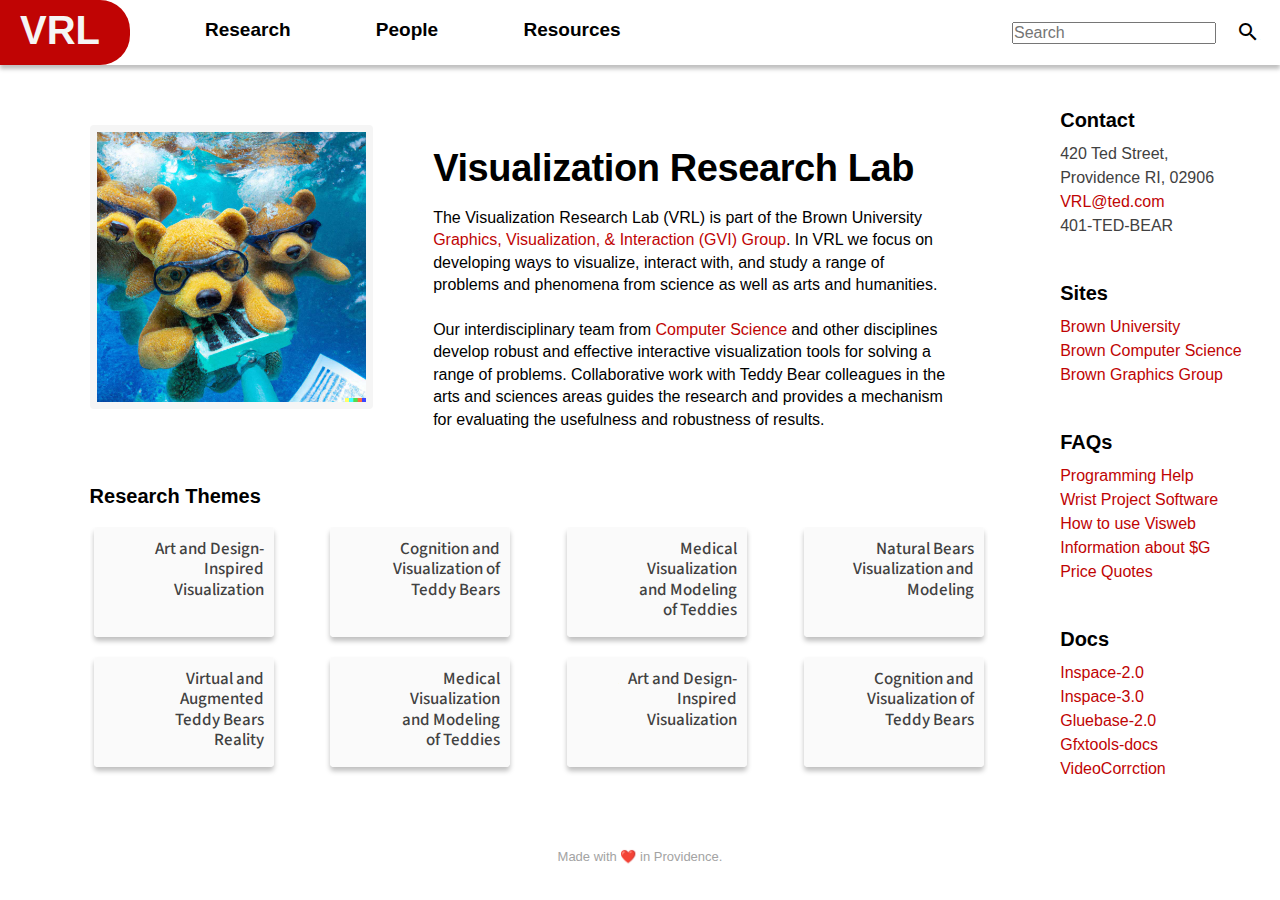
<file: index.html>
<!DOCTYPE html>
<html lang="en">

<head>
    <meta charset="UTF-8">
    <meta http-equiv="X-UA-Compatible" content="IE=edge">
    <meta name="viewport" content="width=device-width, initial-scale=1.0">
    <meta name="author" content="Jamie Chen">
    <title>Brown VRL Redesigned | Welcome</title>
    <link rel="stylesheet" href="./css/style.css">
    <link href='https://fonts.googleapis.com/css?family=Source+Sans+Pro' rel='stylesheet' type='text/css'>
    <link rel="stylesheet" href="https://fonts.googleapis.com/icon?family=Material+Icons">
</head>

<body>
    <header>
        <a href="index.html">
            <div id="logo">
                <h1>VRL</h1>
            </div>
        </a>
        <nav>
            <ul>
                <li><a href="research.html">Research</a></li>
                <li><a href="research.html">People</a></li>
                <li><a href="research.html">Resources</a></li>
            </ul>
        </nav>
        <div id="search-bar">
            <input type="text" placeholder="Search" name="search">
            <a href="index.html">
                <i class="material-icons">search</i>
            </a>
        </div>
        <div id="search-icon">
            <a href="index.html">
                <i class="material-icons">search</i>
            </a>
        </div>

        <div id="logo-banner">
            <div id="menu-icon">
                <a href="research.html">
                    <i class="material-icons">menu</i>
                </a>
            </div>
            <h1><a href="index.html">VRL</a></h1>
        </div>

    </header>

    <div id="lab-intro-img-wide">
        <h1>Visualization Research&nbsp;Lab</h1>
        <img src="./img/ted_wide_grad.jpg" alt="Lab members scuba diving.">
    </div>

    <div class="container">
        <main>
            <div id="intro">
                <div id="lab-intro-img">
                    <a href="./img/ted.jpg">
                        <img src="./img/ted.jpg" alt="Lab members scuba diving.">
                    </a>
                </div>
                <div id="lab-intro-text">
                    <h1>Visualization Research&nbsp;Lab</h1>
                    <p>The Visualization Research Lab (VRL) is part of the Brown University <a href="https://visual.cs.brown.edu/" target="_blank">Graphics, Visualization, & Interaction (GVI) Group</a>. In VRL we focus on developing ways to visualize, interact with, and study a range of problems and phenomena from science as well as arts and humanities.<br><br>
                        Our interdisciplinary team from <a href="https://cs.brown.edu/" target="_blank">Computer Science</a> and other disciplines develop robust and effective interactive visualization tools for solving a range of problems. Collaborative work with Teddy Bear colleagues in the arts and sciences areas guides the research and provides a mechanism for evaluating the usefulness and robustness of results.</p>
                </div>
            </div>

            <div id="themes">
                <h2>Research Themes</h2>
                <ul>
                    <a href="research.html">
                        <li>
                            <h3>Art and Design-Inspired Visualization</h3>
                        </li>
                    </a>
                    <a href="research.html">
                        <li>
                            <h3>Cognition and Visualization of Teddy&nbsp;Bears</h3>
                        </li>
                    </a>
                    <a href="research.html">
                        <li>
                            <h3>Medical Visualization and&nbsp;Modeling of&nbsp;Teddies</h3>
                        </li>
                    </a>
                    <a href="research.html">
                        <li>
                            <h3>Natural Bears Visualization and Modeling</h3>
                        </li>
                    </a>
                    <a href="research.html">
                        <li>
                            <h3>Virtual and Augmented Teddy Bears Reality</h3>
                        </li>
                    </a>
                    <a href="research.html">
                        <li>
                            <h3>Medical Visualization and&nbsp;Modeling of&nbsp;Teddies</h3>
                        </li>
                    </a>
                    <a href="research.html">
                        <li>
                            <h3>Art and Design-Inspired Visualization</h3>
                        </li>
                    </a>
                    <a href="research.html">
                        <li>
                            <h3>Cognition and Visualization of Teddy&nbsp;Bears</h3>
                        </li>
                    </a>
                </ul>
            </div>
        </main>
        <hr id="main-aside" style="color:rgb(225, 225, 225); border-style:solid">
        <aside>
            <ul id="asides">
                <li class="aside-item">
                    <h2>Contact</h2>
                    <p>
                        420 Ted Street,<br>
                        Providence RI, 02906<br>
                        <a href="https://www.youtube.com/watch?v=dQw4w9WgXcQ" target="_blank">VRL@ted.com</a><br>
                        401-TED-BEAR
                    </p>
                </li>
                <li class="aside-item">
                    <h2>Sites</h2>
                    <ul>
                        <li><a href="https://brown.edu/" target="_blank">Brown University</a></li>
                        <li><a href="https://cs.brown.edu/" target="_blank">Brown Computer Science</a></li>
                        <li><a href="https://visual.cs.brown.edu/" target="_blank">Brown Graphics Group</a></li>
                    </ul>
                </li>
                <li class="aside-item">
                    <h2>FAQs</h2>
                    <ul>
                        <li><a href="https://www.youtube.com/watch?v=dQw4w9WgXcQ" target="_blank">Programming Help</a></li>
                        <li><a href="https://www.youtube.com/watch?v=dQw4w9WgXcQ" target="_blank">Wrist Project Software</a></li>
                        <li><a href="https://www.youtube.com/watch?v=dQw4w9WgXcQ" target="_blank">How to use Visweb</a></li>
                        <li><a href="https://www.youtube.com/watch?v=dQw4w9WgXcQ" target="_blank">Information about $G</a></li>
                        <li><a href="https://www.youtube.com/watch?v=dQw4w9WgXcQ" target="_blank">Price Quotes</a></li>
                    </ul>
                </li>
                <li class="aside-item">
                    <h2>Docs</h2>
                    <ul>
                        <li><a href="https://www.youtube.com/watch?v=dQw4w9WgXcQ" target="_blank">Inspace-2.0</a></li>
                        <li><a href="https://www.youtube.com/watch?v=dQw4w9WgXcQ" target="_blank">Inspace-3.0</a></li>
                        <li><a href="https://www.youtube.com/watch?v=dQw4w9WgXcQ" target="_blank">Gluebase-2.0</a></li>
                        <li><a href="https://www.youtube.com/watch?v=dQw4w9WgXcQ" target="_blank">Gfxtools-docs</a></li>
                        <li><a href="https://www.youtube.com/watch?v=dQw4w9WgXcQ" target="_blank">VideoCorrction</a></li>
                    </ul>
                </li>
            </ul>
        </aside>

    </div>

    <footer>
        Made with ❤️ in Providence.
    </footer>


</body>

</html>
</file>
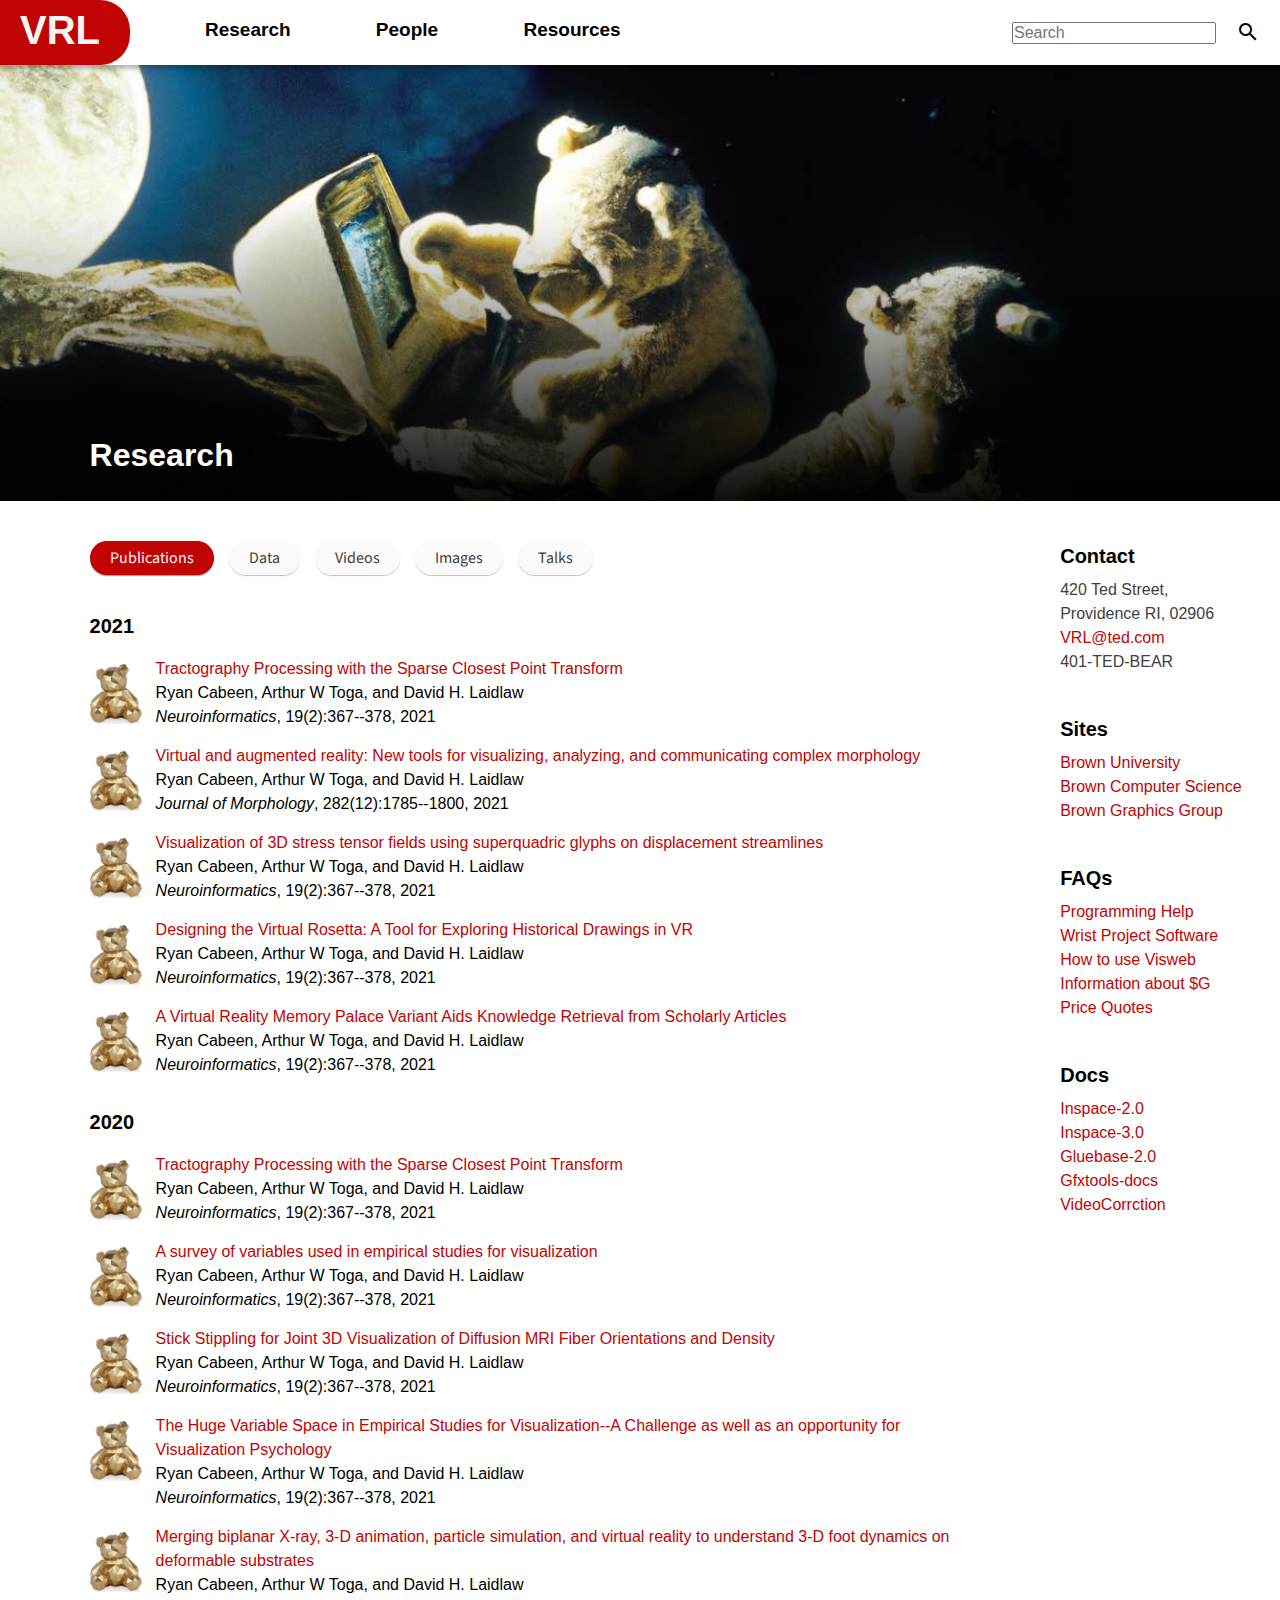
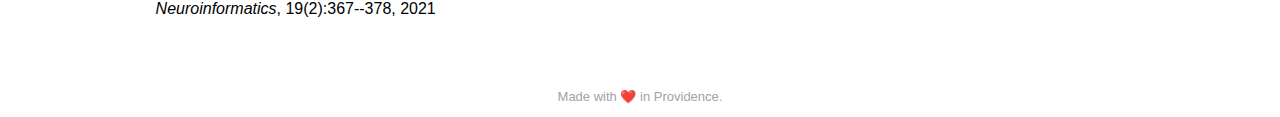
<file: research.html>
<!DOCTYPE html>
<html lang="en">

<head>
    <meta charset="UTF-8">
    <meta http-equiv="X-UA-Compatible" content="IE=edge">
    <meta name="viewport" content="width=device-width, initial-scale=1.0">
    <meta name="author" content="Jamie Chen">
    <title>Brown VRL Redesigned | Research</title>
    <link rel="stylesheet" href="./css/style.css">
    <link href='https://fonts.googleapis.com/css?family=Source+Sans+Pro' rel='stylesheet' type='text/css'>
    <link rel="stylesheet" href="https://fonts.googleapis.com/icon?family=Material+Icons">
</head>

<body>
    <header>
        <a href="index.html">
            <div id="logo">
                <h1>VRL</h1>
            </div>
        </a>
        <nav>
            <ul>
                <li><a href="research.html">Research</a></li>
                <li><a href="research.html">People</a></li>
                <li><a href="research.html">Resources</a></li>
            </ul>
        </nav>
        <div id="search-bar">
            <input type="text" placeholder="Search" name="search">
            <a href="research.html">
                <i class="material-icons">search</i>
            </a>
        </div>
        <div id="search-icon">
            <a href="research.html">
                <i class="material-icons">search</i>
            </a>
        </div>

        <div id="logo-banner">
            <div id="menu-icon">
                <a href="research.html">
                    <i class="material-icons">menu</i>
                </a>
            </div>
            <h1><a href="index.html">VRL</a></h1>
        </div>
    </header>

    <div id="research-img-wide">
        <h1>Research</h1>
        <img src="./img/teb_moon_wide_grad.jpg" alt="Lab members researching on the Moon.">
    </div>

    <div class="container-r">
        <main>
            <ul class="sections">
                <a href="./research.html">
                    <li style="color: #f5f5f5; background-color: #c00404; box-shadow: 0 1px 1px rgba(150,5,5,.5);">Publications</li>
                </a>
                <a href="research.html">
                    <li>Data</li>
                </a>
                <a href="research.html">
                    <li>Videos</li>
                </a>
                <a href="research.html">
                    <li>Images</li>
                </a>
                <a href="research.html">
                    <li>Talks</li>
                </a>
            </ul>

            <div class="pub-yearly">
                <h2>2021</h2>
                <ul>
                    <li>
                        <div class="pub-img-pair"><img class="pub-img" src="./img/pub_ted.jpg"><img class="pub-img" src="./img/pub_jeff.jpg"></div>
                        <div class="pub-text">
                            <a href="https://www.youtube.com/watch?v=dQw4w9WgXcQ" target="_blank">
                                Tractography Processing with the Sparse Closest Point Transform
                            </a>
                            <br>Ryan Cabeen, Arthur W Toga, and David H. Laidlaw
                            <br><em>Neuroinformatics</em>, 19(2):367--378, 2021    
                        </div>
                    </li>
                    <li>
                        <div class="pub-img-pair"><img class="pub-img" src="./img/pub_ted.jpg"><img class="pub-img" src="./img/pub_jeff.jpg"></div>
                        <div class="pub-text">
                            <a href="https://www.youtube.com/watch?v=dQw4w9WgXcQ" target="_blank">
                                Virtual and augmented reality: New tools for visualizing, analyzing, and communicating complex morphology
                            </a>
                            <br>Ryan Cabeen, Arthur W Toga, and David H. Laidlaw
                            <br><em>Journal of Morphology</em>, 282(12):1785--1800, 2021
                        </div>
                    </li>
                    <li>
                        <div class="pub-img-pair"><img class="pub-img" src="./img/pub_ted.jpg"><img class="pub-img" src="./img/pub_jeff.jpg"></div>
                        <div class="pub-text">
                            <a href="https://www.youtube.com/watch?v=dQw4w9WgXcQ" target="_blank">
                                Visualization of 3D stress tensor fields using superquadric glyphs on displacement streamlines
                            </a>
                            <br>Ryan Cabeen, Arthur W Toga, and David H. Laidlaw
                            <br><em>Neuroinformatics</em>, 19(2):367--378, 2021    
                        </div>
                    </li>
                    <li>
                        <div class="pub-img-pair"><img class="pub-img" src="./img/pub_ted.jpg"><img class="pub-img" src="./img/pub_jeff.jpg"></div>
                        <div class="pub-text">
                            <a href="https://www.youtube.com/watch?v=dQw4w9WgXcQ" target="_blank">
                                Designing the Virtual Rosetta: A Tool for Exploring Historical Drawings in VR
                            </a>
                            <br>Ryan Cabeen, Arthur W Toga, and David H. Laidlaw
                            <br><em>Neuroinformatics</em>, 19(2):367--378, 2021    
                        </div>
                    </li>
                    <li>
                        <div class="pub-img-pair"><img class="pub-img" src="./img/pub_ted.jpg"><img class="pub-img" src="./img/pub_jeff.jpg"></div>
                        <div class="pub-text">
                            <a href="https://www.youtube.com/watch?v=dQw4w9WgXcQ" target="_blank">
                                A Virtual Reality Memory Palace Variant Aids Knowledge Retrieval from Scholarly Articles
                            </a>
                            <br>Ryan Cabeen, Arthur W Toga, and David H. Laidlaw
                            <br><em>Neuroinformatics</em>, 19(2):367--378, 2021    
                        </div>
                    </li>
                </ul>
            </div>
            <div class="pub-yearly">
                <h2>2020</h2>
                <ul>
                    <li>
                        <div class="pub-img-pair"><img class="pub-img" src="./img/pub_ted.jpg"><img class="pub-img" src="./img/pub_jeff.jpg"></div>
                        <div class="pub-text">
                            <a href="https://www.youtube.com/watch?v=dQw4w9WgXcQ" target="_blank">Tractography Processing with the Sparse Closest Point Transform</a>
                            <br>Ryan Cabeen, Arthur W Toga, and David H. Laidlaw
                            <br><em>Neuroinformatics</em>, 19(2):367--378, 2021    
                        </div>
                    </li>
                    <li>
                        <div class="pub-img-pair"><img class="pub-img" src="./img/pub_ted.jpg"><img class="pub-img" src="./img/pub_jeff.jpg"></div>
                        <div class="pub-text">
                            <a href="https://www.youtube.com/watch?v=dQw4w9WgXcQ" target="_blank">A survey of variables used in empirical studies for visualization</a>
                            <br>Ryan Cabeen, Arthur W Toga, and David H. Laidlaw
                            <br><em>Neuroinformatics</em>, 19(2):367--378, 2021    
                        </div>
                    </li>
                    <li>
                        <div class="pub-img-pair"><img class="pub-img" src="./img/pub_ted.jpg"><img class="pub-img" src="./img/pub_jeff.jpg"></div>
                        <div class="pub-text">
                            <a href="https://www.youtube.com/watch?v=dQw4w9WgXcQ" target="_blank">Stick Stippling for Joint 3D Visualization of Diffusion MRI Fiber Orientations and Density</a>
                            <br>Ryan Cabeen, Arthur W Toga, and David H. Laidlaw
                            <br><em>Neuroinformatics</em>, 19(2):367--378, 2021    
                        </div>
                    </li>
                    <li>
                        <div class="pub-img-pair"><img class="pub-img" src="./img/pub_ted.jpg"><img class="pub-img" src="./img/pub_jeff.jpg"></div>
                        <div class="pub-text">
                            <a href="https://www.youtube.com/watch?v=dQw4w9WgXcQ" target="_blank">The Huge Variable Space in Empirical Studies for Visualization--A Challenge as well as an opportunity for Visualization Psychology</a>
                            <br>Ryan Cabeen, Arthur W Toga, and David H. Laidlaw
                            <br><em>Neuroinformatics</em>, 19(2):367--378, 2021    
                        </div>
                    </li>
                    <li>
                        <div class="pub-img-pair"><img class="pub-img" src="./img/pub_ted.jpg"><img class="pub-img" src="./img/pub_jeff.jpg"></div>
                        <div class="pub-text">
                            <a href="https://www.youtube.com/watch?v=dQw4w9WgXcQ" target="_blank">Merging biplanar X-ray, 3-D animation, particle simulation, and virtual reality to understand 3-D foot dynamics on deformable substrates</a>
                            <br>Ryan Cabeen, Arthur W Toga, and David H. Laidlaw
                            <br><em>Neuroinformatics</em>, 19(2):367--378, 2021    
                        </div>
                    </li>
                </ul>
            </div>

        </main>
        <hr id="main-aside" style="color:rgb(225, 225, 225); border-style:solid">
        <aside>
            <ul id="asides">
                <li class="aside-item">
                    <h2>Contact</h2>
                    <p>
                        420 Ted Street,<br>
                        Providence RI, 02906<br>
                        <a href="https://www.youtube.com/watch?v=dQw4w9WgXcQ" target="_blank">VRL@ted.com</a><br>
                        401-TED-BEAR
                    </p>
                </li>
                <li class="aside-item">
                    <h2>Sites</h2>
                    <ul>
                        <li><a href="https://brown.edu/" target="_blank">Brown University</a></li>
                        <li><a href="https://cs.brown.edu/" target="_blank">Brown Computer Science</a></li>
                        <li><a href="https://visual.cs.brown.edu/" target="_blank">Brown Graphics Group</a></li>
                    </ul>
                </li>
                <li class="aside-item">
                    <h2>FAQs</h2>
                    <ul>
                        <li><a href="https://www.youtube.com/watch?v=dQw4w9WgXcQ" target="_blank">Programming Help</a></li>
                        <li><a href="https://www.youtube.com/watch?v=dQw4w9WgXcQ" target="_blank">Wrist Project Software</a></li>
                        <li><a href="https://www.youtube.com/watch?v=dQw4w9WgXcQ" target="_blank">How to use Visweb</a></li>
                        <li><a href="https://www.youtube.com/watch?v=dQw4w9WgXcQ" target="_blank">Information about $G</a></li>
                        <li><a href="https://www.youtube.com/watch?v=dQw4w9WgXcQ" target="_blank">Price Quotes</a></li>
                    </ul>
                </li>
                <li class="aside-item">
                    <h2>Docs</h2>
                    <ul>
                        <li><a href="https://www.youtube.com/watch?v=dQw4w9WgXcQ" target="_blank">Inspace-2.0</a></li>
                        <li><a href="https://www.youtube.com/watch?v=dQw4w9WgXcQ" target="_blank">Inspace-3.0</a></li>
                        <li><a href="https://www.youtube.com/watch?v=dQw4w9WgXcQ" target="_blank">Gluebase-2.0</a></li>
                        <li><a href="https://www.youtube.com/watch?v=dQw4w9WgXcQ" target="_blank">Gfxtools-docs</a></li>
                        <li><a href="https://www.youtube.com/watch?v=dQw4w9WgXcQ" target="_blank">VideoCorrction</a></li>
                    </ul>
                </li>
            </ul>
        </aside>
    </div>

    <footer>
        Made with ❤️ in Providence.
    </footer>


</body>

</html>
</file>
<file: css/style.css>
/* main */

a,header a {
    text-decoration: none
}

a:hover {
    text-decoration: underline
}

h2 {
    margin-top: 0;
    font-size: 20px;
    margin-bottom: 7px;
}

h1 {
    font-size: 32px;
}

li.aside-item, p, .pub-text {
    font-size: 16px
}

img {
    max-width: 100%;
    width: auto;
    height: auto;
    vertical-align: middle;
    border: 0;
    -ms-interpolation-mode: bicubic
}

body {
    font-family: -apple-system,BlinkMacSystemFont,avenir next,avenir,segoe ui,helvetica neue,helvetica,Cantarell,Ubuntu,roboto,noto,arial,sans-serif;
    line-height: 1.5;
    min-width: 250px
}

.container {
    padding-top: 40px;
    width: 90%;
    margin-left: auto;
    margin-right: 3%;
    display: table;
    overflow: hidden
}

.container-r {
    padding-top: 40px;
    width: 90%;
    margin-left: auto;
    margin-right: 3%;
    display: table;
    overflow: hidden
}

header {
    margin: auto;
    height: 65px;
    box-shadow: 0 4px 4px rgba(0,0,0,.25)
}

header a {
    color: #000
}

a,header a:hover {
    color: #c00404
}

body,header ul {
    margin: 0;
    padding: 0
}

header #logo {
    padding-left: 20px;
    padding-right: 30px;
    border-radius: 0 30px 30px 0;
    float: left;
    background-color: #c00404
}

header #logo h1,header #logo-banner h1 {
    color: #f5f5f5;
    font-size: 40px;
    margin: 0;
    text-transform: uppercase;
    font-weight: 800
}

header #logo,header #logo-banner {
    padding-bottom: 5px
}

header #logo-banner h1 {
    color: #c00404
}

header nav {
    float: left;
    padding-top: 16px;
    padding-left: 35px
}

header nav a {
    background-image: linear-gradient(rgba(184,157,157,.4)0 0);
    background-position: 0 100%;
    background-size: 0 2px;
    background-repeat: no-repeat;
    transition: background-size .2s, background-position 0s .2s
}

header nav a:hover {
    text-decoration: none;
    background-position: 100% 100%;
    background-size: 100% 2px
}

header nav ul {
    font-size: 19px
}

header nav li {
    display: inline;
    padding: 0 40px;
    font-size: 1em;
    font-weight: 650
}

header #menu-icon, header #search-bar, header #search-icon {
    float: right;
    padding-right: 20px;
    padding-top: 20px
}

header #search-bar input {
    margin-right: 20px;
    margin-top: 2px;
    padding: 0;
    height: 18px;
    width: 200px;
    float: left;
    font-size: 16px
}

main {
    float: left;
    margin-bottom: 30px;
    max-width: 78%
}

#lab-intro-img-wide h1, #research-img-wide h1 {
    position: absolute;
    color: #fff;
    margin: 0;
    line-height: 100%;
    left: 7%;
    right: 7%;
    bottom: 7%;
}

main #intro {
    margin-top: 20px;
    display: table
}

main #intro #lab-intro-img {
    float: left;
    min-height: 1px;
    width: 30%;
    border: 7px solid #f5f5f5;
    border-radius: 4px
}

main #intro #lab-intro-text {
    float: left;
    min-height: 1px;
    width: 520px;
    margin-left: 60px
}

main #intro #lab-intro-text h1 {
    font-size: 38px;
    font-weight: 700;
    margin-bottom: 20px;
    margin-top: 24px;
    letter-spacing: -0.4px;
    line-height: 100%
}

main #intro #lab-intro-text p {
    line-height: 140%;
    margin-top: 8px;
    margin-bottom: 0
}

#themes,aside,main #intro {
    margin-bottom: 20px
}

#themes {
    margin-top: 50px;
    padding: 0
}

#themes ul, footer {
    padding-bottom: 10px
}

#themes ul {
    display: grid;
    grid-template-columns: repeat(auto-fit,180px);
    grid-row-gap: 20px;
    grid-column-gap: 35px;
    justify-content: space-between;
    align-content: flex-start;
    list-style: none;
    overflow: hidden;
    padding-left: 4px;
    padding-right: 4px
}

#themes li {
    width: 180px;
    height: 110px;
    border-radius: 4px;
    background: rgba(250,250,250,.93);
    box-shadow: 0 4px 5px rgba(0,0,0,.25);
    color: #414141
}

#themes li h3 {
    font-family: "Source Sans Pro",sans-serif;
    text-align: right;
    margin: 0 10px 0 45px;
    padding-top: 12px;
    padding-bottom: 22px;
    line-height: 120%;
    font-size: 17px;
    font-weight: 500
}

#themes li:hover {
    color: #f5f5f5;
    background-color: #c00404;
    box-shadow: 0 4px 4px rgba(150,5,5,.5)
}

#themes a:hover {
    text-decoration-color: #deb4b4
}

aside {
    margin-top: -40px;
    margin-left: 50px;
    float: right
}

ul#asides {
    margin: 0;
    padding: 0
}

li.aside-item h2 {
    margin-top: 40px;
}

li.aside-item ul, ul#asides {
    list-style-type: none
}

li.aside-item p, li.aside-item ul {
    color: #414141;
    margin: 0;
    padding: 0
}

footer {
    color: #a3a3a3;
    text-align: center;
    font-size: 13px;
    margin-top: 20px;
}


/* reserach */

div#research-img-wide {
    display: block;
    position: relative;
    width: 100%;
    height: 100%;
    z-index: -1
}


div#research-img-wide img {
    width: 100%;
}

/* @media (min-width: 1224px) {
    div#research-img-wide img {
        width: 100%;
    }    
} */

ul.sections {
    display: flex;
    flex-wrap: wrap;
    align-content: space-around;
    justify-content: flex-start;
    column-gap: 15px;
    row-gap: 8px;
    list-style: none;
    overflow: hidden;
    padding-left: 0;
    padding-right: 4px;
    padding-bottom: 6px;
    margin-top: 0;
}


ul.sections li:hover {
    color: #f5f5f5;
    background-color: #c00404;
    box-shadow: 0 1px 1px rgba(150,5,5,.5);
}

ul.sections li {
    /* width: 80px; */
    /* height: 50px; */
    font-family: "Source Sans Pro",sans-serif;
    font-size: 16px;
    border-radius: 20px;
    background: rgba(250,250,250,.93);
    box-shadow: 0 1px 1px rgba(0,0,0,.25);
    color: #414141;
    padding-top: 5px;
    padding-bottom: 5px;
    padding-left: 20px;
    padding-right: 20px;
    /* padding-left: 20px;
    padding-right: 20px; */
}


.pub-img-pair {
    min-width: 52px;
    max-width: 52px;
    margin-top: 7px;
    margin-bottom: auto;
    margin-right: 14px;
}

.pub-img-pair img.pub-img:last-child {
    display: none;
}

.pub-img-pair:hover img.pub-img:last-child{
    display: block;
}

.pub-img-pair:hover img.pub-img:first-child{
    display: none;
}


.pub-yearly {
    margin-top: 30px;
}

.pub-yearly h2 {
    margin: 0;
}

.pub-yearly ul {
    padding-left: 0;
}

.pub-yearly li {
    display: flex;
    margin-top: 15px;
}









@media (max-width:1240px) and (min-width:1000px) {
    main #intro #lab-intro-img {
        width: 250px
    }

    main #intro #lab-intro-text {
        width: auto;
        height: auto;
        max-width: 60%
    }
}

@media (max-width:1240px) and (min-width:754px) {
    ul#asides {
        display: flex;
        align-content: space-evenly;
        justify-content: space-between;
        flex-wrap: wrap;
        column-gap: 50px;
        row-gap: 30px
    }

    li.aside-item {
        width: 178px
    }
}

@media (max-width:1000px) and (min-width:575px) {
    #themes li {
        display: table;
        border-spacing: 16px 0;
        width: 140px;
        height: 140px
    }

    #themes li h3 {
        padding: 0;
        display: table-cell;
        text-align: center;
        vertical-align: middle
    }

    #themes ul {
        grid-template-columns: repeat(auto-fit,140px);
        grid-row-gap: 20px;
        grid-column-gap: 25px
    }
}

@media (max-width:575px) {
    #themes li {
        display: table;
        border-spacing: 16px 0;
        width: 100%;
        height: 65px
    }

    #themes li h3 {
        padding: 0;
        display: table-cell;
        text-align: center;
        vertical-align: middle;
        font-size: 16px
    }

    #themes ul {
        grid-template-columns: 100%;
        grid-row-gap: 15px
    }
}

@media (min-width:754px) {
    header #logo-banner {
        display: none
    }
}

@media (max-width:754px) {
    header #logo,header nav {
        display: none
    }

    header #menu-icon {
        display: inline-block;
        float: left;
        padding-left: 20px;
        padding-right: 0
    }

    header #logo-banner {
        float: none;
        width: 100%
    }

    header #logo-banner h1 {
        text-align: center
    }

    header #logo-banner a {
        background-image: linear-gradient(rgba(184,157,157,.4)0 0);
        background-position: 0 100%;
        background-size: 0 2px;
        background-repeat: no-repeat;
        transition: background-size .2s,background-position 0s .2s
    }

    header #logo-banner h1 a:hover {
        text-decoration: none;
        background-position: 100% 100%;
        background-size: 100% 2px
    }

    li.aside-item h2 {
        font-size: 16px
    }

    li.aside-item,li.aside-item p {
        font-size: 13px
    }

    li.aside-item {
        width: 150px
    }

    ul#asides {
        display: flex;
        justify-content: space-between;
        flex-wrap: wrap;
        column-gap: 10px;
        row-gap: 20px
    }
}

@media (min-width:960px) {
    header #search-icon {
        display: none
    }
}

@media (max-width:960px) {
    header #search-bar {
        display: none
    }

    header #search-icon {
        display: inline-block
    }
}

@media (min-width:1000px) {
    div#lab-intro-img-wide {
        display: none
    }
}

@media (max-width:1000px) {
    main #intro #lab-intro-img,main #intro #lab-intro-text h1 {
        display: none
    }

    div#lab-intro-img-wide {
        display: block;
        position: relative;
        z-index: -1
    }

    main #intro #lab-intro-text {
        width: auto;
        height: auto;
        margin-left: 0;
        max-width: none
    }

    .container {
        padding-top: 0
    }
}

@media (min-width:1240px) {
    hr#main-aside {
        display: none
    }
}

@media (max-width:1240px) {
    .container {
        width: 86%;
        margin-right: auto
    }

    main {
        max-width: none
    }

    hr#main-aside {
        display: block
    }

    aside {
        margin-top: 20px;
        margin-left: 0;
        float: left;
        width: auto
    }

    li.aside-item h2 {
        margin-top: 0
    }
}
</file>
